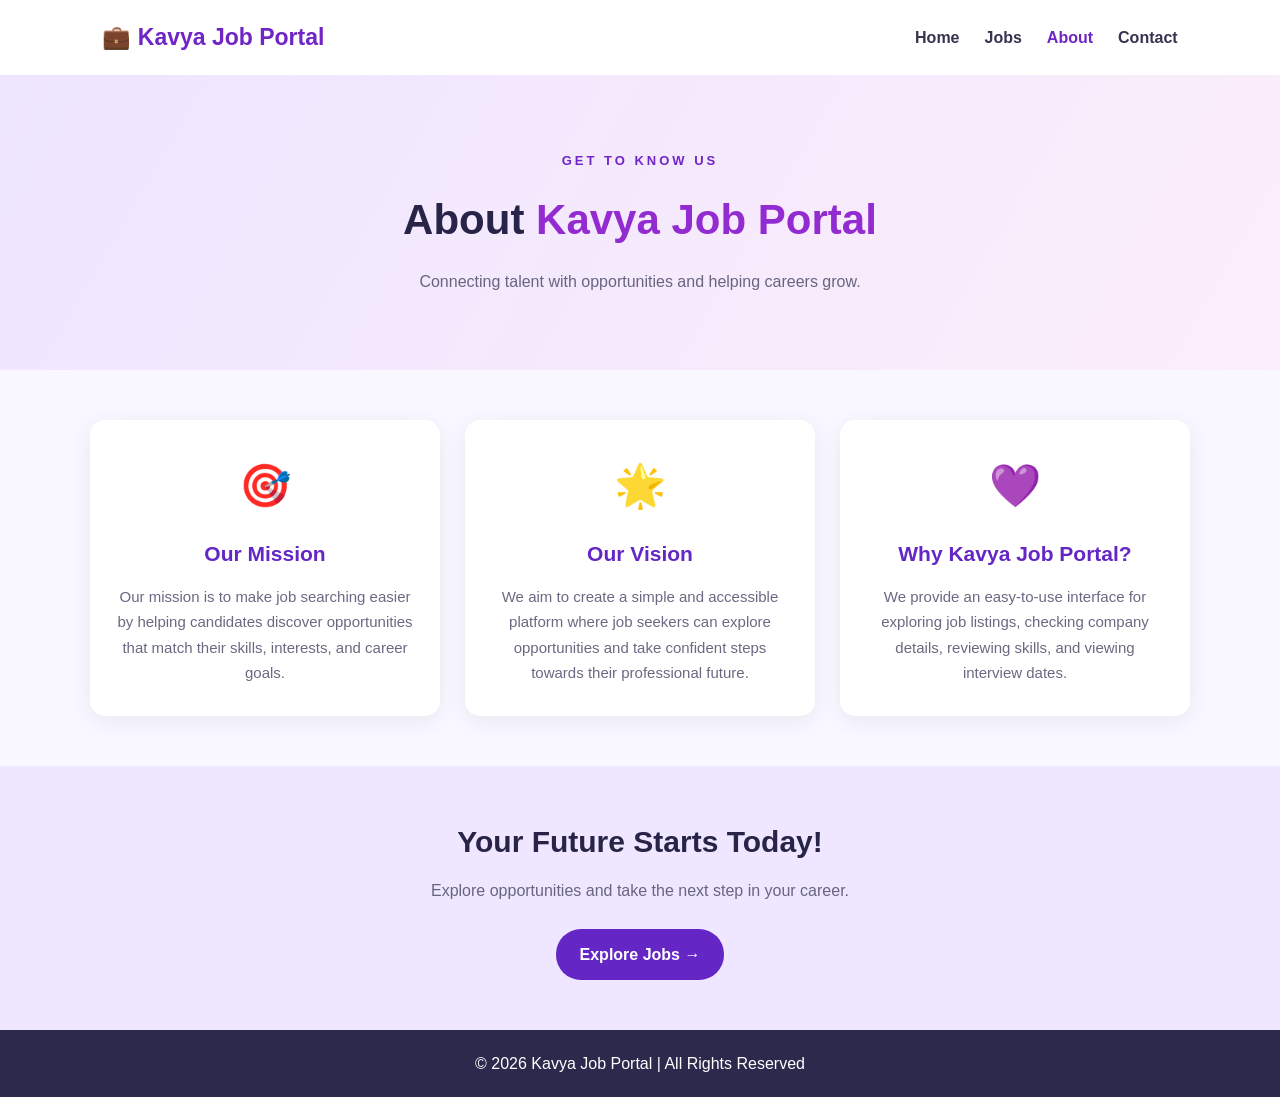
<file: about.html>
<!DOCTYPE html>
<html lang="en">
<head>
    <meta charset="UTF-8">
    <meta name="viewport" content="width=device-width, initial-scale=1.0">

    <title>About Us | Kavya Job Portal</title>

    <link rel="stylesheet" href="about.css">
</head>
<body>

    <!-- Navigation Bar -->
    <header class="navbar">
        <a href="index.html" class="logo">💼 Kavya Job Portal</a>

        <nav>
            <a href="index.html">Home</a>
            <a href="jobs.html">Jobs</a>
            <a href="about.html" class="active">About</a>
            <a href="contact.html">Contact</a>
        </nav>
    </header>

    <!-- About Banner -->
    <section class="about-hero">
        <p class="tagline">GET TO KNOW US</p>
        <h1>About <span>Kavya Job Portal</span></h1>
        <p>Connecting talent with opportunities and helping careers grow.</p>
    </section>

    <!-- About Content -->
    <main class="about-container">

        <section class="about-card">
            <div class="about-icon">🎯</div>
            <h2>Our Mission</h2>
            <p>
                Our mission is to make job searching easier by helping
                candidates discover opportunities that match their skills,
                interests, and career goals.
            </p>
        </section>

        <section class="about-card">
            <div class="about-icon">🌟</div>
            <h2>Our Vision</h2>
            <p>
                We aim to create a simple and accessible platform where
                job seekers can explore opportunities and take confident
                steps towards their professional future.
            </p>
        </section>

        <section class="about-card">
            <div class="about-icon">💜</div>
            <h2>Why Kavya Job Portal?</h2>
            <p>
                We provide an easy-to-use interface for exploring job
                listings, checking company details, reviewing skills,
                and viewing interview dates.
            </p>
        </section>

    </main>

    <!-- Call to Action -->
    <section class="about-cta">
        <h2>Your Future Starts Today!</h2>
        <p>Explore opportunities and take the next step in your career.</p>
        <a href="jobs.html" class="btn">Explore Jobs →</a>
    </section>

    <!-- Footer -->
    <footer>
        <p>© 2026 Kavya Job Portal | All Rights Reserved</p>
    </footer>

    <script src="about.js"></script>
</body>
</html>
</file>
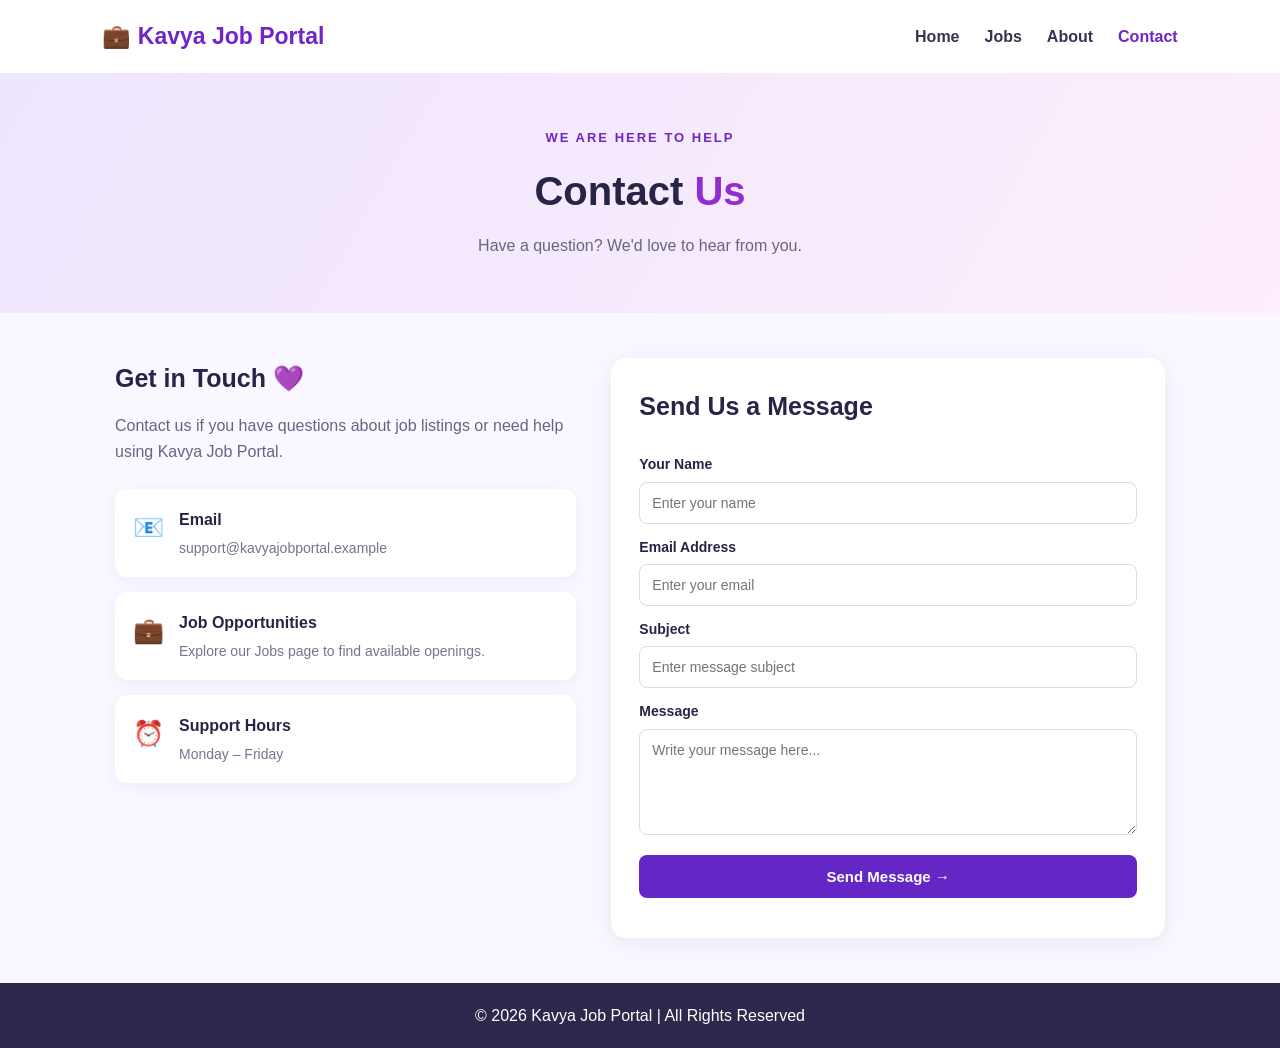
<file: contact.html>
<!DOCTYPE html>
<html lang="en">
<head>
    <meta charset="UTF-8">
    <meta name="viewport" content="width=device-width, initial-scale=1.0">

    <title>Contact | Kavya Job Portal</title>

    <link rel="stylesheet" href="contact.css">
</head>
<body>

    <!-- Navigation Bar -->
    <header class="navbar">
        <a href="index.html" class="logo">💼 Kavya Job Portal</a>

        <nav>
            <a href="index.html">Home</a>
            <a href="jobs.html">Jobs</a>
            <a href="about.html">About</a>
            <a href="contact.html" class="active">Contact</a>
        </nav>
    </header>

    <!-- Page Heading -->
    <section class="contact-hero">
        <p class="tagline">WE ARE HERE TO HELP</p>
        <h1>Contact <span>Us</span></h1>
        <p>Have a question? We'd love to hear from you.</p>
    </section>

    <!-- Contact Content -->
    <main class="contact-container">

        <section class="contact-info">
            <h2>Get in Touch 💜</h2>
            <p>
                Contact us if you have questions about job listings
                or need help using Kavya Job Portal.
            </p>

            <div class="info-card">
                <span>📧</span>
                <div>
                    <h3>Email</h3>
                    <p>support@kavyajobportal.example</p>
                </div>
            </div>

            <div class="info-card">
                <span>💼</span>
                <div>
                    <h3>Job Opportunities</h3>
                    <p>Explore our Jobs page to find available openings.</p>
                </div>
            </div>

            <div class="info-card">
                <span>⏰</span>
                <div>
                    <h3>Support Hours</h3>
                    <p>Monday – Friday</p>
                </div>
            </div>
        </section>

        <!-- Contact Form -->
        <section class="contact-form-card">
            <h2>Send Us a Message</h2>

            <form id="contactForm">
                <label for="name">Your Name</label>
                <input
                    type="text"
                    id="name"
                    placeholder="Enter your name"
                    required
                >

                <label for="email">Email Address</label>
                <input
                    type="email"
                    id="email"
                    placeholder="Enter your email"
                    required
                >

                <label for="subject">Subject</label>
                <input
                    type="text"
                    id="subject"
                    placeholder="Enter message subject"
                    required
                >

                <label for="message">Message</label>
                <textarea
                    id="message"
                    rows="5"
                    placeholder="Write your message here..."
                    required
                ></textarea>

                <button type="submit" class="btn">Send Message →</button>

                <p id="formMessage" role="status" aria-live="polite"></p>
            </form>
        </section>

    </main>

    <!-- Footer -->
    <footer>
        <p>© 2026 Kavya Job Portal | All Rights Reserved</p>
    </footer>

    <script src="contact.js"></script>
</body>
</html>
</file>
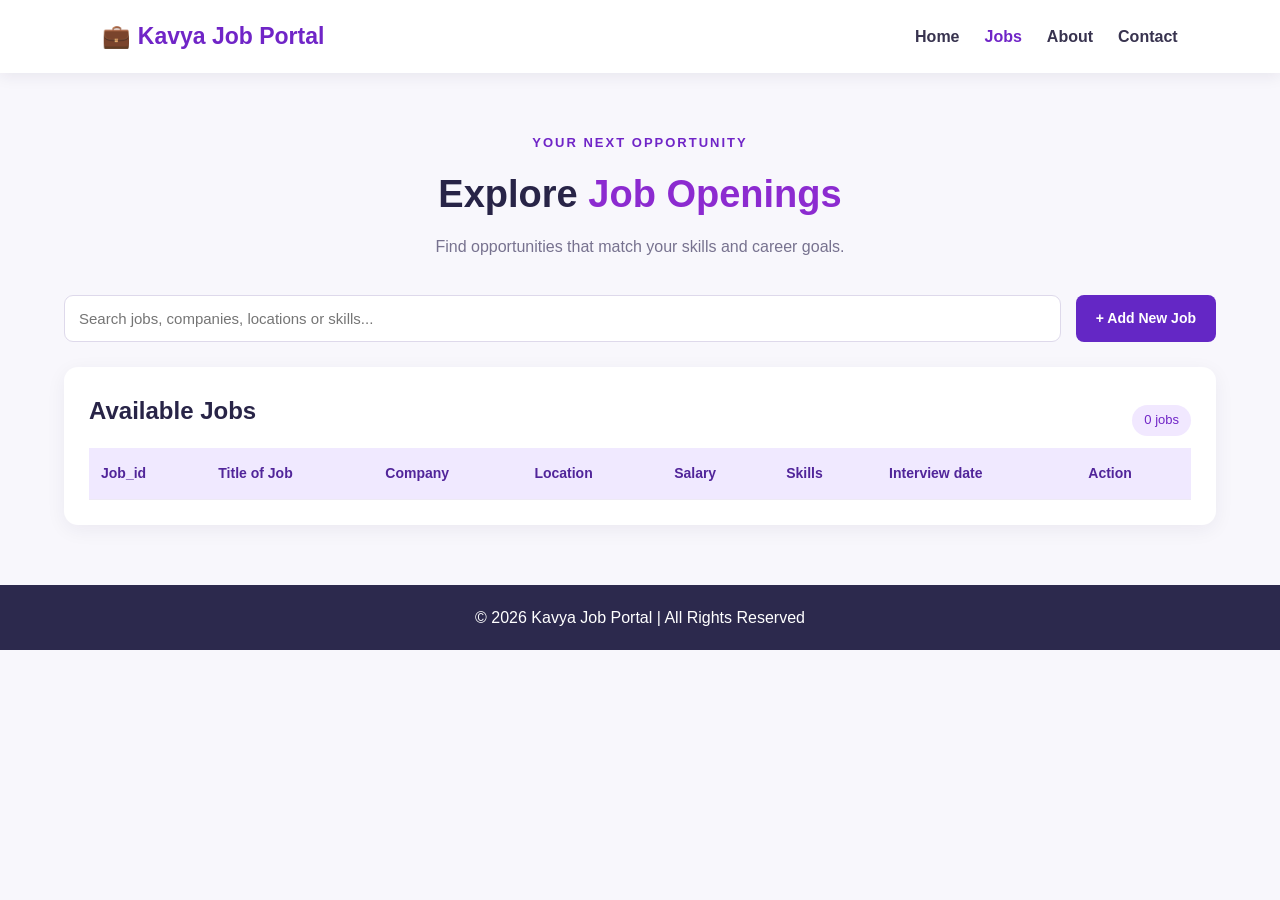
<file: jobs.html>
<!DOCTYPE html>
<html lang="en">
<head>
    <meta charset="UTF-8">
    <meta name="viewport" content="width=device-width, initial-scale=1.0">
    <title>Jobs | Kavya Job Portal</title>
    <link rel="stylesheet" href="jobs.css">
</head>
<body>

    <header class="navbar">
        <a href="index.html" class="logo">💼 Kavya Job Portal</a>

        <nav>
            <a href="index.html">Home</a>
            <a href="jobs.html" class="active">Jobs</a>
            <a href="about.html">About</a>
            <a href="contact.html">Contact</a>
        </nav>
    </header>

    <main class="container">
        <section class="page-heading">
            <p class="tagline">YOUR NEXT OPPORTUNITY</p>
            <h1>Explore <span>Job Openings</span></h1>
            <p>Find opportunities that match your skills and career goals.</p>
        </section>

        <section class="toolbar">
            <input
                type="text"
                id="searchInput"
                placeholder="Search jobs, companies, locations or skills..."
            >

            <button id="showFormBtn" class="btn">+ Add New Job</button>
        </section>

        <section id="jobFormSection" class="form-card" hidden>
            <h2>Add a New Job</h2>

            <form id="jobForm">
                <div class="form-grid">
                    <input id="jobId" placeholder="Job ID" required>
                    <input id="title" placeholder="Title of Job" required>
                    <input id="company" placeholder="Company" required>
                    <input id="location" placeholder="Location" required>
                    <input id="salary" placeholder="Salary" required>
                    <input id="skills" placeholder="Skills" required>
                    <label class="date-field">
                        Interview Date
                        <input id="interviewDate" type="date" required>
                    </label>
                </div>

                <div class="form-actions">
                    <button type="submit" class="btn">Save Job</button>
                    <button type="button" id="cancelBtn" class="btn secondary">
                        Cancel
                    </button>
                </div>
            </form>
        </section>

        <section class="table-card">
            <div class="table-heading">
                <h2>Available Jobs</h2>
                <span id="jobCount">0 jobs</span>
            </div>

            <div class="table-wrapper">
                <table>
                    <thead>
                        <tr>
                            <th>Job_id</th>
                            <th>Title of Job</th>
                            <th>Company</th>
                            <th>Location</th>
                            <th>Salary</th>
                            <th>Skills</th>
                            <th>Interview date</th>
                            <th>Action</th>
                        </tr>
                    </thead>

                    <tbody id="jobTableBody"></tbody>
                </table>
            </div>

            <p id="emptyMessage" class="empty-message" hidden>
                No jobs found. Try another search or add a new job.
            </p>
        </section>
    </main>

    <footer>
        <p>© 2026 Kavya Job Portal | All Rights Reserved</p>
    </footer>

    <script src="jobs.js"></script>
</body>
</html>
</file>
<file: about.css>
* {
    margin: 0;
    padding: 0;
    box-sizing: border-box;
}

body {
    font-family: Arial, sans-serif;
    background: #f9f7ff;
    color: #282447;
    line-height: 1.7;
}

/* Navigation */
.navbar {
    display: flex;
    justify-content: space-between;
    align-items: center;
    padding: 18px 8%;
    background: white;
    box-shadow: 0 3px 15px rgba(40, 25, 70, 0.08);
}

.logo {
    color: #7025c7;
    font-size: 23px;
    font-weight: bold;
    text-decoration: none;
}

nav {
    display: flex;
    gap: 25px;
}

nav a {
    text-decoration: none;
    color: #38334f;
    font-weight: 600;
}

nav a:hover,
nav a.active {
    color: #7025c7;
}

/* About Banner */
.about-hero {
    text-align: center;
    padding: 75px 20px;
    background: linear-gradient(120deg, #eee5ff, #fceefa);
}

.tagline {
    color: #7025c7;
    letter-spacing: 3px;
    font-weight: bold;
    font-size: 13px;
}

.about-hero h1 {
    font-size: 42px;
    margin: 12px 0;
}

.about-hero h1 span {
    color: #922bd0;
}

.about-hero p:last-child {
    color: #686580;
}

/* About Cards */
.about-container {
    max-width: 1150px;
    margin: 50px auto;
    padding: 0 25px;
    display: grid;
    grid-template-columns: repeat(3, 1fr);
    gap: 25px;
}

.about-card {
    background: white;
    padding: 30px 24px;
    border-radius: 15px;
    text-align: center;
    box-shadow: 0 5px 22px rgba(40, 25, 70, 0.07);
    transition: 0.3s;
}

.about-card:hover {
    transform: translateY(-5px);
}

.about-icon {
    font-size: 42px;
    margin-bottom: 15px;
}

.about-card h2 {
    font-size: 21px;
    margin-bottom: 12px;
    color: #6427c5;
}

.about-card p {
    color: #6d6882;
    font-size: 15px;
}

/* Call to Action */
.about-cta {
    text-align: center;
    padding: 50px 20px;
    background: #eee7ff;
}

.about-cta h2 {
    font-size: 30px;
}

.about-cta p {
    color: #686580;
    margin: 10px 0 25px;
}

.btn {
    display: inline-block;
    padding: 12px 24px;
    background: #6427c5;
    color: white;
    text-decoration: none;
    border-radius: 25px;
    font-weight: bold;
}

.btn:hover {
    background: #451b91;
}

/* Footer */
footer {
    text-align: center;
    padding: 20px;
    background: #2c294d;
    color: white;
}

/* Responsive Design */
@media (max-width: 800px) {
    .navbar {
        flex-direction: column;
        gap: 15px;
    }

    nav {
        flex-wrap: wrap;
        justify-content: center;
        gap: 15px;
    }

    .about-container {
        grid-template-columns: 1fr;
    }

    .about-hero h1 {
        font-size: 32px;
    }
}
</file>
<file: contact.css>
* {
    margin: 0;
    padding: 0;
    box-sizing: border-box;
}

body {
    font-family: Arial, sans-serif;
    background: #f9f7ff;
    color: #282447;
    line-height: 1.6;
}

/* Navigation */
.navbar {
    display: flex;
    justify-content: space-between;
    align-items: center;
    padding: 18px 8%;
    background: white;
    box-shadow: 0 3px 15px rgba(40, 25, 70, 0.08);
}

.logo {
    color: #7025c7;
    font-size: 23px;
    font-weight: bold;
    text-decoration: none;
}

nav {
    display: flex;
    gap: 25px;
}

nav a {
    text-decoration: none;
    color: #38334f;
    font-weight: 600;
}

nav a:hover,
nav a.active {
    color: #7025c7;
}

/* Heading */
.contact-hero {
    text-align: center;
    padding: 55px 20px;
    background: linear-gradient(120deg, #eee5ff, #fceefa);
}

.tagline {
    color: #7025c7;
    font-size: 13px;
    font-weight: bold;
    letter-spacing: 2px;
}

.contact-hero h1 {
    font-size: 40px;
    margin: 10px 0;
}

.contact-hero h1 span {
    color: #922bd0;
}

.contact-hero p:last-child {
    color: #686580;
}

/* Main Layout */
.contact-container {
    max-width: 1100px;
    margin: 45px auto;
    padding: 0 25px;
    display: grid;
    grid-template-columns: 1fr 1.2fr;
    gap: 35px;
    align-items: start;
}

/* Contact Information */
.contact-info h2,
.contact-form-card h2 {
    font-size: 25px;
    margin-bottom: 15px;
}

.contact-info > p {
    color: #686580;
    margin-bottom: 25px;
}

.info-card {
    display: flex;
    align-items: flex-start;
    gap: 15px;
    background: white;
    padding: 18px;
    margin-bottom: 15px;
    border-radius: 12px;
    box-shadow: 0 4px 15px rgba(40, 25, 70, 0.05);
}

.info-card span {
    font-size: 25px;
}

.info-card h3 {
    font-size: 16px;
    margin-bottom: 4px;
}

.info-card p {
    color: #77728f;
    font-size: 14px;
    overflow-wrap: anywhere;
}

/* Form */
.contact-form-card {
    background: white;
    padding: 28px;
    border-radius: 15px;
    box-shadow: 0 5px 22px rgba(40, 25, 70, 0.07);
}

.contact-form-card form {
    display: flex;
    flex-direction: column;
}

label {
    font-size: 14px;
    font-weight: bold;
    margin: 12px 0 6px;
}

input,
textarea {
    width: 100%;
    padding: 12px;
    border: 1px solid #ded9eb;
    border-radius: 8px;
    font-family: inherit;
    font-size: 14px;
    outline-color: #7025c7;
}

textarea {
    resize: vertical;
}

.btn {
    margin-top: 20px;
    padding: 13px;
    background: #6427c5;
    color: white;
    border: none;
    border-radius: 8px;
    font-size: 15px;
    font-weight: bold;
    cursor: pointer;
}

.btn:hover {
    background: #451b91;
}

#formMessage {
    margin-top: 12px;
    font-size: 14px;
    color: #5420a5;
}

/* Footer */
footer {
    text-align: center;
    padding: 20px;
    background: #2c294d;
    color: white;
}

/* Responsive */
@media (max-width: 750px) {
    .navbar {
        flex-direction: column;
        gap: 15px;
    }

    nav {
        flex-wrap: wrap;
        justify-content: center;
        gap: 15px;
    }

    .contact-container {
        grid-template-columns: 1fr;
    }

    .contact-hero h1 {
        font-size: 32px;
    }
}
</file>
<file: jobs.css>
* {
    margin: 0;
    padding: 0;
    box-sizing: border-box;
}

body {
    font-family: Arial, sans-serif;
    color: #282447;
    background: #f8f7fc;
    line-height: 1.6;
}

.navbar {
    display: flex;
    justify-content: space-between;
    align-items: center;
    padding: 18px 8%;
    background: white;
    box-shadow: 0 3px 15px rgba(40, 25, 70, 0.08);
}

.logo {
    color: #7025c7;
    font-size: 23px;
    font-weight: bold;
    text-decoration: none;
}

nav {
    display: flex;
    gap: 25px;
}

nav a {
    color: #38334f;
    text-decoration: none;
    font-weight: 600;
}

nav a:hover,
nav a.active {
    color: #7025c7;
}

.container {
    max-width: 1400px;
    margin: auto;
    padding: 35px 5%;
}

.page-heading {
    text-align: center;
    padding: 25px 0 35px;
}

.tagline {
    color: #7025c7;
    font-weight: bold;
    letter-spacing: 2px;
    font-size: 13px;
}

.page-heading h1 {
    font-size: 38px;
    margin: 10px 0;
}

.page-heading h1 span {
    color: #8c2bd0;
}

.page-heading p:last-child {
    color: #77728f;
}

.toolbar {
    display: flex;
    gap: 15px;
    margin-bottom: 25px;
}

.toolbar input {
    flex: 1;
    min-width: 0;
    padding: 14px;
    border: 1px solid #ded9eb;
    border-radius: 9px;
    font-size: 15px;
}

.btn {
    background: #6427c5;
    color: white;
    border: none;
    padding: 12px 20px;
    border-radius: 8px;
    cursor: pointer;
    font-size: 14px;
    font-weight: bold;
}

.btn:hover {
    background: #451b91;
}

.secondary {
    background: #77728f;
}

.form-card,
.table-card {
    background: white;
    padding: 25px;
    border-radius: 14px;
    box-shadow: 0 5px 20px rgba(40, 25, 70, 0.06);
    margin-bottom: 25px;
}

.form-card h2,
.table-heading h2 {
    margin-bottom: 18px;
}

.form-grid {
    display: grid;
    grid-template-columns: repeat(2, minmax(0, 1fr));
    gap: 15px;
}

.form-grid input {
    width: 100%;
    padding: 12px;
    border: 1px solid #ded9eb;
    border-radius: 8px;
    font-size: 14px;
}

.date-field {
    display: flex;
    flex-direction: column;
    gap: 5px;
    color: #68617d;
    font-size: 13px;
}

.form-actions {
    display: flex;
    gap: 10px;
    margin-top: 20px;
}

.table-heading {
    display: flex;
    justify-content: space-between;
    align-items: center;
    gap: 15px;
}

#jobCount {
    color: #7025c7;
    background: #f1e8ff;
    padding: 5px 12px;
    border-radius: 20px;
    font-size: 13px;
}

.table-wrapper {
    overflow-x: auto;
}

table {
    width: 100%;
    border-collapse: collapse;
    min-width: 1000px;
}

thead {
    background: #f0e9ff;
}

th,
td {
    padding: 14px 12px;
    text-align: left;
    border-bottom: 1px solid #eeeaf5;
    font-size: 14px;
}

th {
    color: #51259a;
    white-space: nowrap;
}

tbody tr:hover {
    background: #faf8ff;
}

.delete-btn {
    background: #ffe8ec;
    color: #c12845;
    border: none;
    border-radius: 6px;
    padding: 7px 10px;
    cursor: pointer;
}

.empty-message {
    text-align: center;
    color: #77728f;
    padding: 25px 10px;
}

footer {
    background: #2c294d;
    color: white;
    text-align: center;
    padding: 20px;
}

@media (max-width: 700px) {
    .navbar {
        flex-direction: column;
        gap: 15px;
    }

    nav {
        gap: 14px;
        flex-wrap: wrap;
        justify-content: center;
    }

    .toolbar {
        flex-direction: column;
    }

    .form-grid {
        grid-template-columns: 1fr;
    }

    .page-heading h1 {
        font-size: 30px;
    }

    .form-card,
    .table-card {
        padding: 16px;
    }
}
</file>
